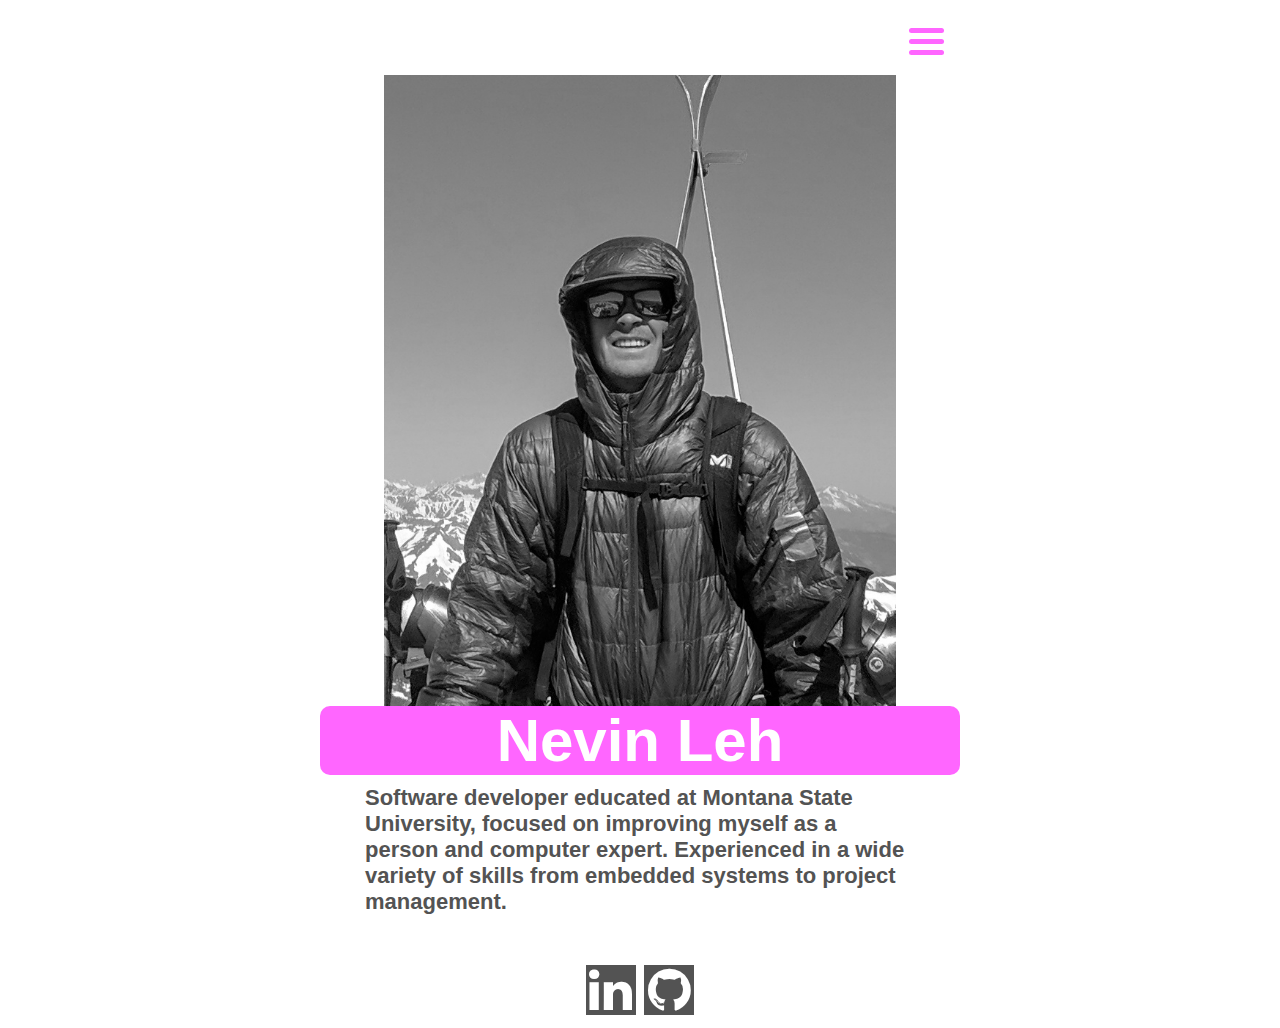
<file: HTML/index.html>
<!DOCTYPE html>
<html>
<meta name="viewport" content="width=device-width, initial-scale=1.0">
<head>
	<title>Nevin Leh</title>
	<link href="/css/homepage.css" media="screen" rel="stylesheet" type="text/css" />
	<script type="text/javascript" src="/scripts/scripts.js"></script>
</head>

<body>
	
	<div class="center">
		<div class="container" >
	  		<div class="dropdown">
	    		<button class="dropbtn"  >
                 	<div class="bar1"></div>
  					<div class="bar2"></div>
  					<div class="bar3"></div>
	    		</button>
	    			<div class="dropdown-content" >
	      				<a href="index.html">Home</a>

	    			</div>
	  		</div> 
		</div>
		<img src="/images/profile_cropped_bw.png" alt="La Plata Peak" style="width:512px;height:631px; display:block; margin : auto;">
		<div class="name">
			<h1>  Nevin Leh  </h1>
		</div>
		<h3>
		Software developer educated at Montana State University, focused on improving myself as a person and computer expert. Experienced in a wide variety of skills from embedded systems to project management.
		</h3>	
	</div>
</body>

<footer>
	<div class="center">
		<a href = "https://www.linkedin.com/in/nevin-leh-a10209a7/" class = "fa fa-linkedin"></a>
		<a href = "https://github.com/peikleh" class = "fa fa-github">
		</a>
  	</div>	

</footer>

</html>
</file>
<file: css/homepage.css>
@import url("https://cdnjs.cloudflare.com/ajax/libs/font-awesome/4.7.0/css/font-awesome.min.css");

.center {
  background-position: center;
	margin : auto;
  margin-top:0px;
  margin-bottom: 0px;
	width: 40em;
	color:#535353;
	text-align: center;
	font-family: Arial;
}
.name {
  /*color:#a366ff;*/
  margin-top:0px;
  margin-bottom: 0px;
  background-position: center;
  border-radius: 10px;
  background-color: #ff66ff;
  color : white;
  width: 40em;
}

h1{
  margin-top:0px;
  margin-bottom: 0px;
  font-size:60px;
}

h3{
  margin : auto;
  margin-top:10px;
  width: 25em;
  font-size: 22px;
  text-align:left;
}

.fa {
  font-size: 50px;
  width: 50px;
  text-align: center;
  text-decoration: none;
  margin: 5px 2px;
  margin-top: 50px;
}

.fa:hover {
    opacity: 0.7;
}

.fa-linkedin {
  background: #535353;
  color: white;
}

.fa-github {
	background : #535353;
	color : white;
}

.container {
    overflow: hidden;

    font-family: Arial;
}

.container a {
    float: left;
    font-size: 16px;
    color: #ff66ff;
    text-align: center;
    padding: 14px 16px;
    text-decoration: none;
}

.dropdown {
    float: right;
    overflow: hidden;
}

.dropdown .dropbtn {
    font-size: 16px;    
    border: none;
    outline: none;
    color: #ff66ff;
    padding: 14px 16px;
    background-color: inherit;
}

.container a:hover, .dropdown:hover .dropbtn {
    background-color: white;
}

.dropdown-content {
    display: none;
    position: absolute;
    /*background-color: #f9f9f9;*/
    min-width: 160px;
    /*box-shadow: 0px 8px 16px 0px rgba(0,0,0,0.2);*/
    z-index: 1;
}

.dropdown-content a {
    float: none;
    color: #ff66ff;
    padding: 12px 16px;
    text-decoration: none;
    display: block;
    text-align: left;
}

.dropdown-content a:hover {
    background-color: #ff66ff;
    color : white;
}

.dropdown:hover .dropdown-content {
    display: block;
}

.bar1, .bar2, .bar3 {
    width: 35px;
    height: 5px;
    background-color: #ff66ff;
    margin: 6px 0;
    border-radius: 5px;
    transition: 0.4s;
}

.change .bar1 {
    -webkit-transform: rotate(-90deg) translate(-16px, -12px) ;
    transform: rotate(-90deg) translate(-16px, -12px) ;
}

.change .bar2 {
    -webkit-transform: rotate(-90deg) translate(-5px, 0px) ;
    transform: rotate(-90deg) translate(-5px, 0px) ;
}

.change .bar3 {
    -webkit-transform: rotate(-90deg) translate(6px, 12px) ;
    transform: rotate(-90deg) translate(6px, 12px) ;
}
</file>
